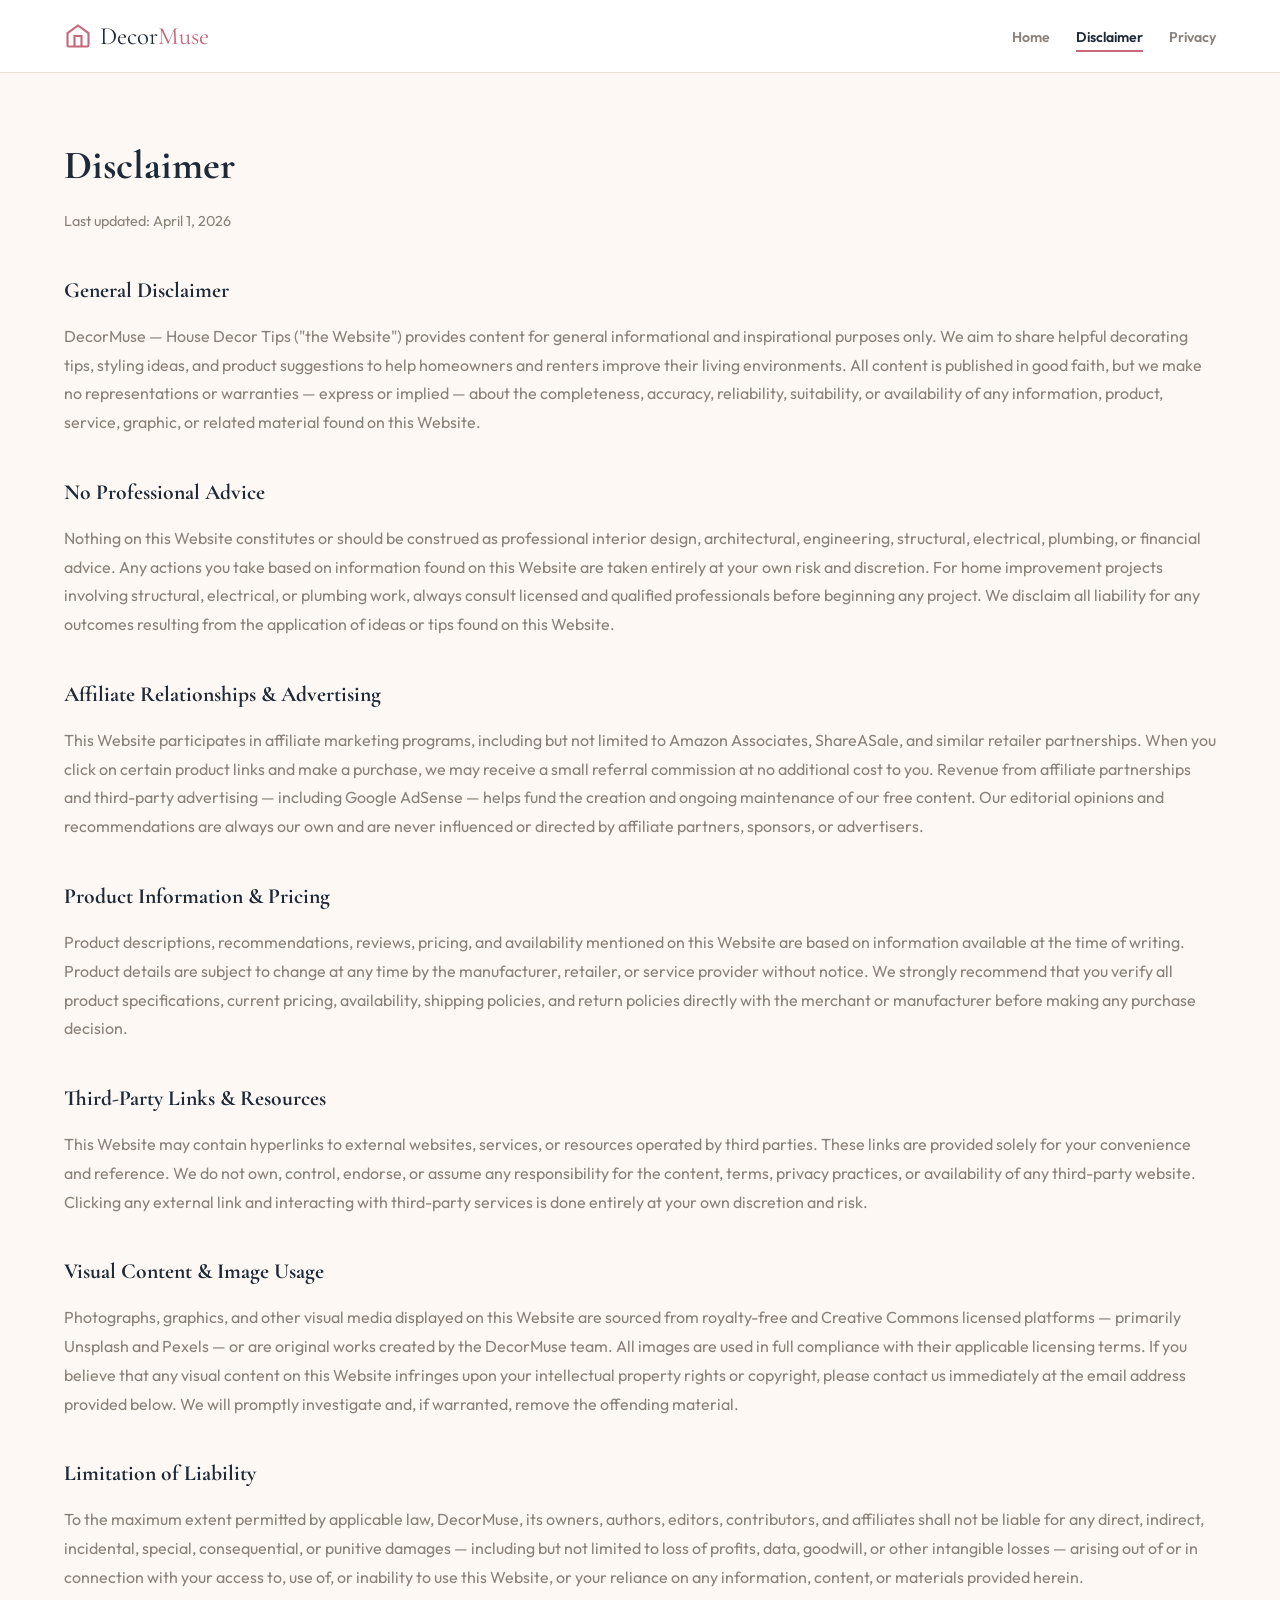
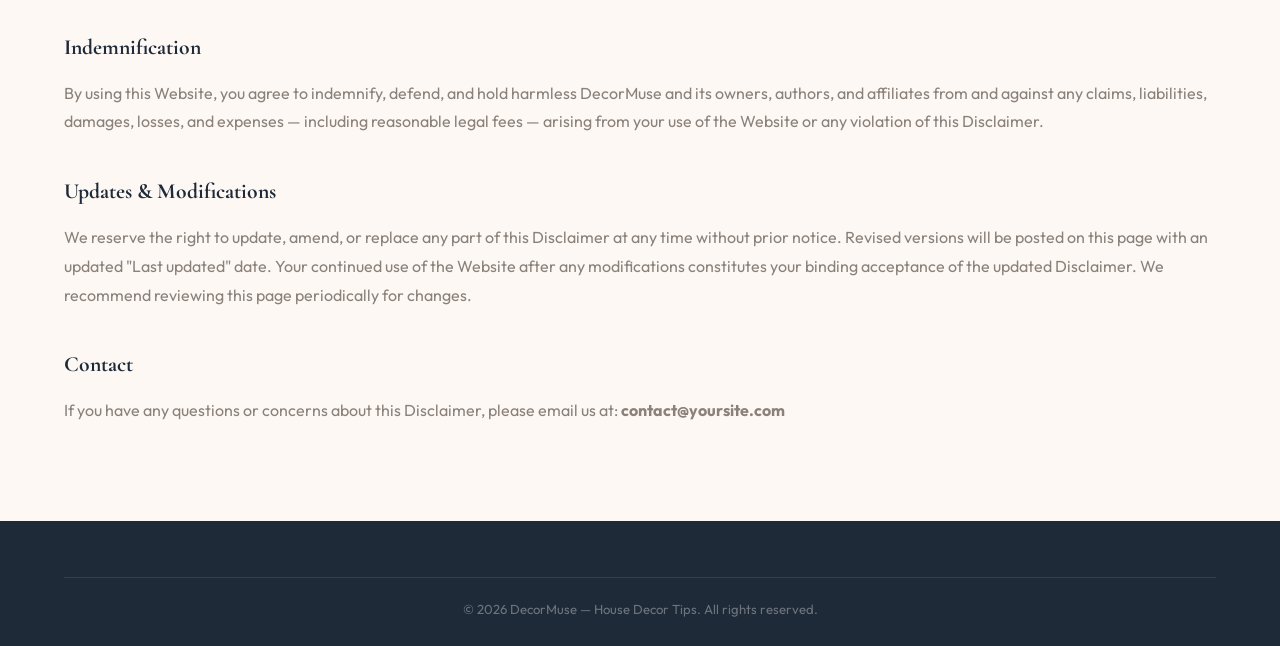
<file: public/disclaimer.html>
<!DOCTYPE html>
<html lang="en">
<head>
    <meta charset="UTF-8">
    <meta name="viewport" content="width=device-width, initial-scale=1.0">
    <meta name="description" content="Disclaimer for DecorMuse — House Decor Tips. Information on content accuracy, affiliate partnerships, advertising, and liability limitations.">
    <meta name="robots" content="noindex, follow">
    <title>Disclaimer — DecorMuse House Decor Tips</title>
    <link rel="preconnect" href="https://fonts.googleapis.com">
    <link rel="preconnect" href="https://fonts.gstatic.com" crossorigin>
    <link href="https://fonts.googleapis.com/css2?family=Cormorant+Garamond:wght@500;600;700&family=Outfit:wght@300;400;500;600;700&display=swap" rel="stylesheet">
    <link rel="stylesheet" href="style.css">
</head>
<body>

    <header class="header" id="header">
        <div class="container header-flex">
            <a href="index.html" class="brand">
                <svg class="brand-icon" width="28" height="28" viewBox="0 0 24 24" fill="none" stroke="currentColor" stroke-width="1.8"><path d="M3 9.5L12 3l9 6.5V20a1 1 0 01-1 1H4a1 1 0 01-1-1V9.5z"/><path d="M9 21V12h6v9"/></svg>
                <span>Decor<em>Muse</em></span>
            </a>
            <nav id="mainNav" aria-label="Site Navigation">
                <ul class="nav" id="navList">
                    <li><a href="index.html">Home</a></li>
                    <li><a href="disclaimer.html" class="current">Disclaimer</a></li>
                    <li><a href="privacy-policy.html">Privacy</a></li>
                </ul>
            </nav>
            <button class="nav-btn" id="navBtn" aria-label="Toggle menu"><span></span><span></span><span></span></button>
        </div>
    </header>

    <main class="legal">
        <div class="container">
            <h1>Disclaimer</h1>
            <p class="meta">Last updated: April 1, 2026</p>

            <h2>General Disclaimer</h2>
            <p>DecorMuse — House Decor Tips ("the Website") provides content for general informational and inspirational purposes only. We aim to share helpful decorating tips, styling ideas, and product suggestions to help homeowners and renters improve their living environments. All content is published in good faith, but we make no representations or warranties — express or implied — about the completeness, accuracy, reliability, suitability, or availability of any information, product, service, graphic, or related material found on this Website.</p>

            <h2>No Professional Advice</h2>
            <p>Nothing on this Website constitutes or should be construed as professional interior design, architectural, engineering, structural, electrical, plumbing, or financial advice. Any actions you take based on information found on this Website are taken entirely at your own risk and discretion. For home improvement projects involving structural, electrical, or plumbing work, always consult licensed and qualified professionals before beginning any project. We disclaim all liability for any outcomes resulting from the application of ideas or tips found on this Website.</p>

            <h2>Affiliate Relationships & Advertising</h2>
            <p>This Website participates in affiliate marketing programs, including but not limited to Amazon Associates, ShareASale, and similar retailer partnerships. When you click on certain product links and make a purchase, we may receive a small referral commission at no additional cost to you. Revenue from affiliate partnerships and third-party advertising — including Google AdSense — helps fund the creation and ongoing maintenance of our free content. Our editorial opinions and recommendations are always our own and are never influenced or directed by affiliate partners, sponsors, or advertisers.</p>

            <h2>Product Information & Pricing</h2>
            <p>Product descriptions, recommendations, reviews, pricing, and availability mentioned on this Website are based on information available at the time of writing. Product details are subject to change at any time by the manufacturer, retailer, or service provider without notice. We strongly recommend that you verify all product specifications, current pricing, availability, shipping policies, and return policies directly with the merchant or manufacturer before making any purchase decision.</p>

            <h2>Third-Party Links & Resources</h2>
            <p>This Website may contain hyperlinks to external websites, services, or resources operated by third parties. These links are provided solely for your convenience and reference. We do not own, control, endorse, or assume any responsibility for the content, terms, privacy practices, or availability of any third-party website. Clicking any external link and interacting with third-party services is done entirely at your own discretion and risk.</p>

            <h2>Visual Content & Image Usage</h2>
            <p>Photographs, graphics, and other visual media displayed on this Website are sourced from royalty-free and Creative Commons licensed platforms — primarily Unsplash and Pexels — or are original works created by the DecorMuse team. All images are used in full compliance with their applicable licensing terms. If you believe that any visual content on this Website infringes upon your intellectual property rights or copyright, please contact us immediately at the email address provided below. We will promptly investigate and, if warranted, remove the offending material.</p>

            <h2>Limitation of Liability</h2>
            <p>To the maximum extent permitted by applicable law, DecorMuse, its owners, authors, editors, contributors, and affiliates shall not be liable for any direct, indirect, incidental, special, consequential, or punitive damages — including but not limited to loss of profits, data, goodwill, or other intangible losses — arising out of or in connection with your access to, use of, or inability to use this Website, or your reliance on any information, content, or materials provided herein.</p>

            <h2>Indemnification</h2>
            <p>By using this Website, you agree to indemnify, defend, and hold harmless DecorMuse and its owners, authors, and affiliates from and against any claims, liabilities, damages, losses, and expenses — including reasonable legal fees — arising from your use of the Website or any violation of this Disclaimer.</p>

            <h2>Updates & Modifications</h2>
            <p>We reserve the right to update, amend, or replace any part of this Disclaimer at any time without prior notice. Revised versions will be posted on this page with an updated "Last updated" date. Your continued use of the Website after any modifications constitutes your binding acceptance of the updated Disclaimer. We recommend reviewing this page periodically for changes.</p>

            <h2>Contact</h2>
            <p>If you have any questions or concerns about this Disclaimer, please email us at: <strong>contact@yoursite.com</strong></p>
        </div>
    </main>

    <footer class="footer">
        <div class="container"><div class="f-bottom"><p>&copy; 2026 DecorMuse — House Decor Tips. All rights reserved.</p></div></div>
    </footer>
    <script src="script.js"></script>
</body>
</html>
</file>
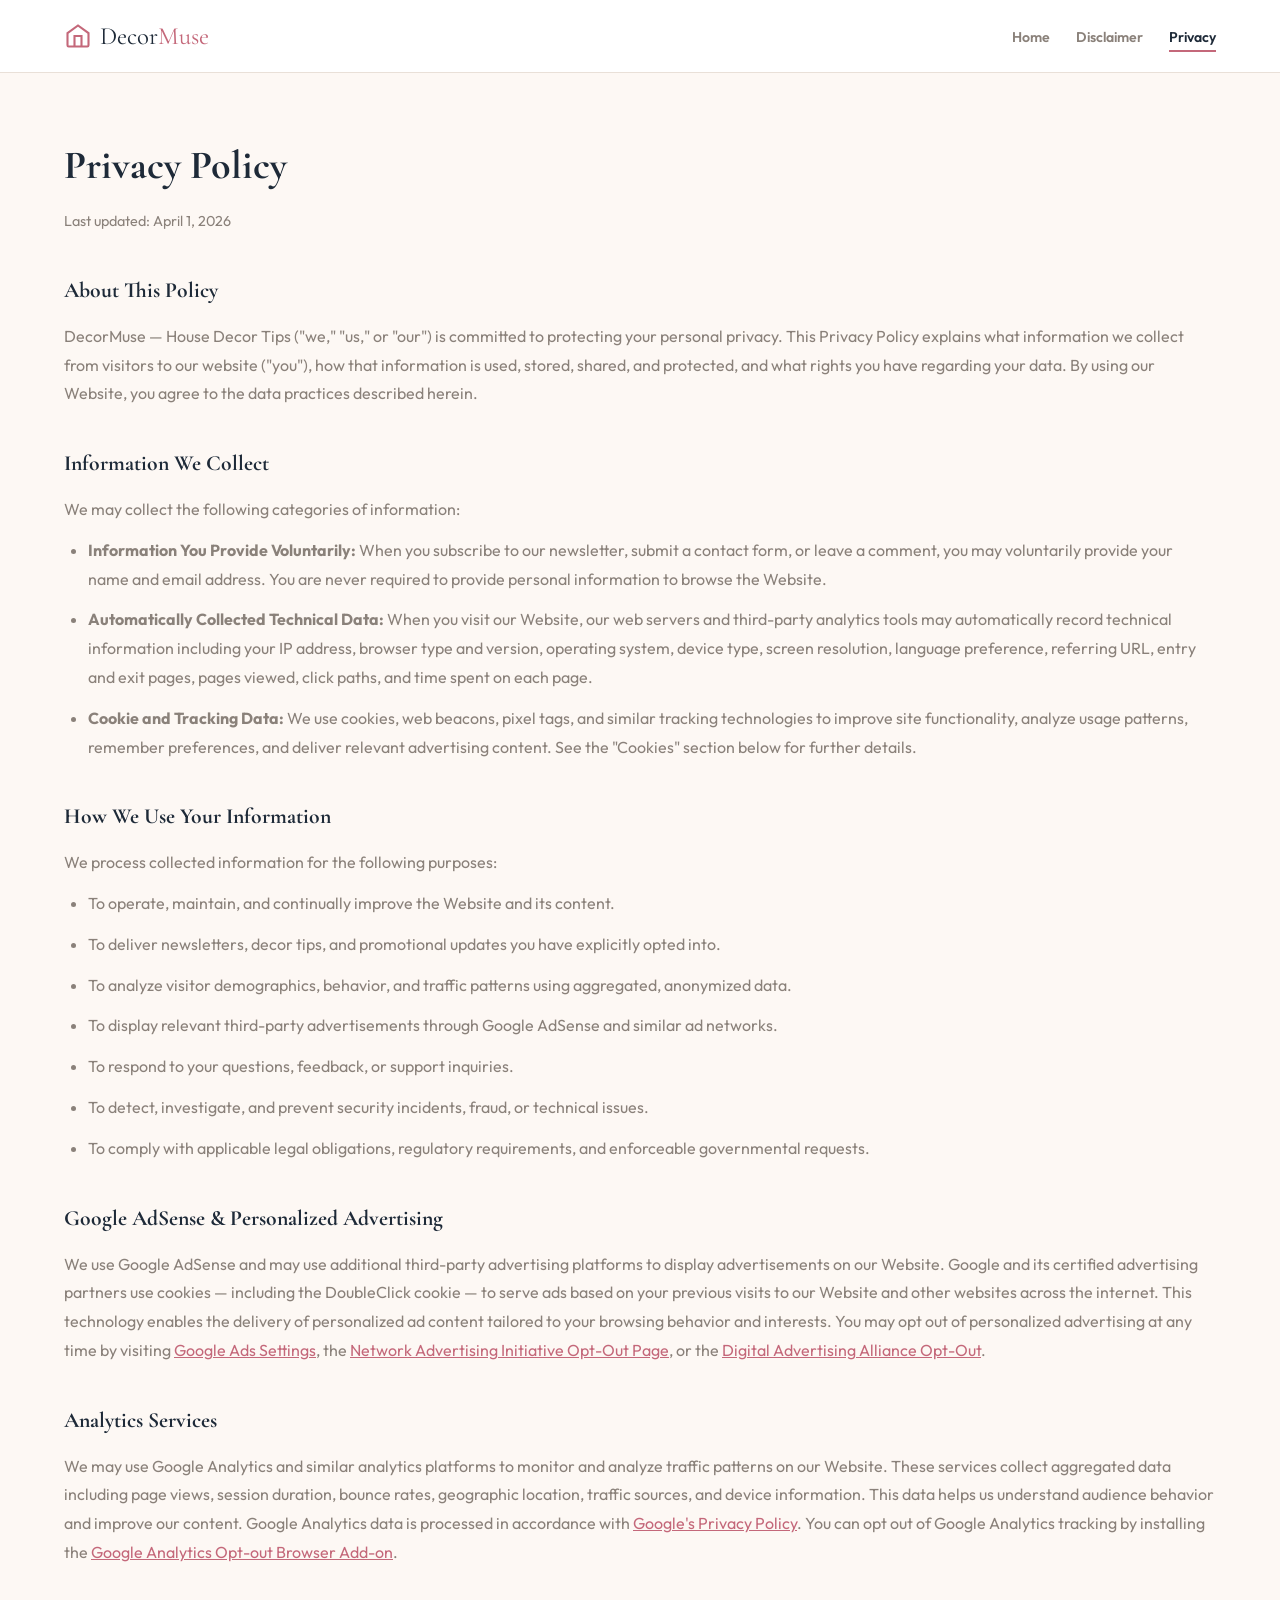
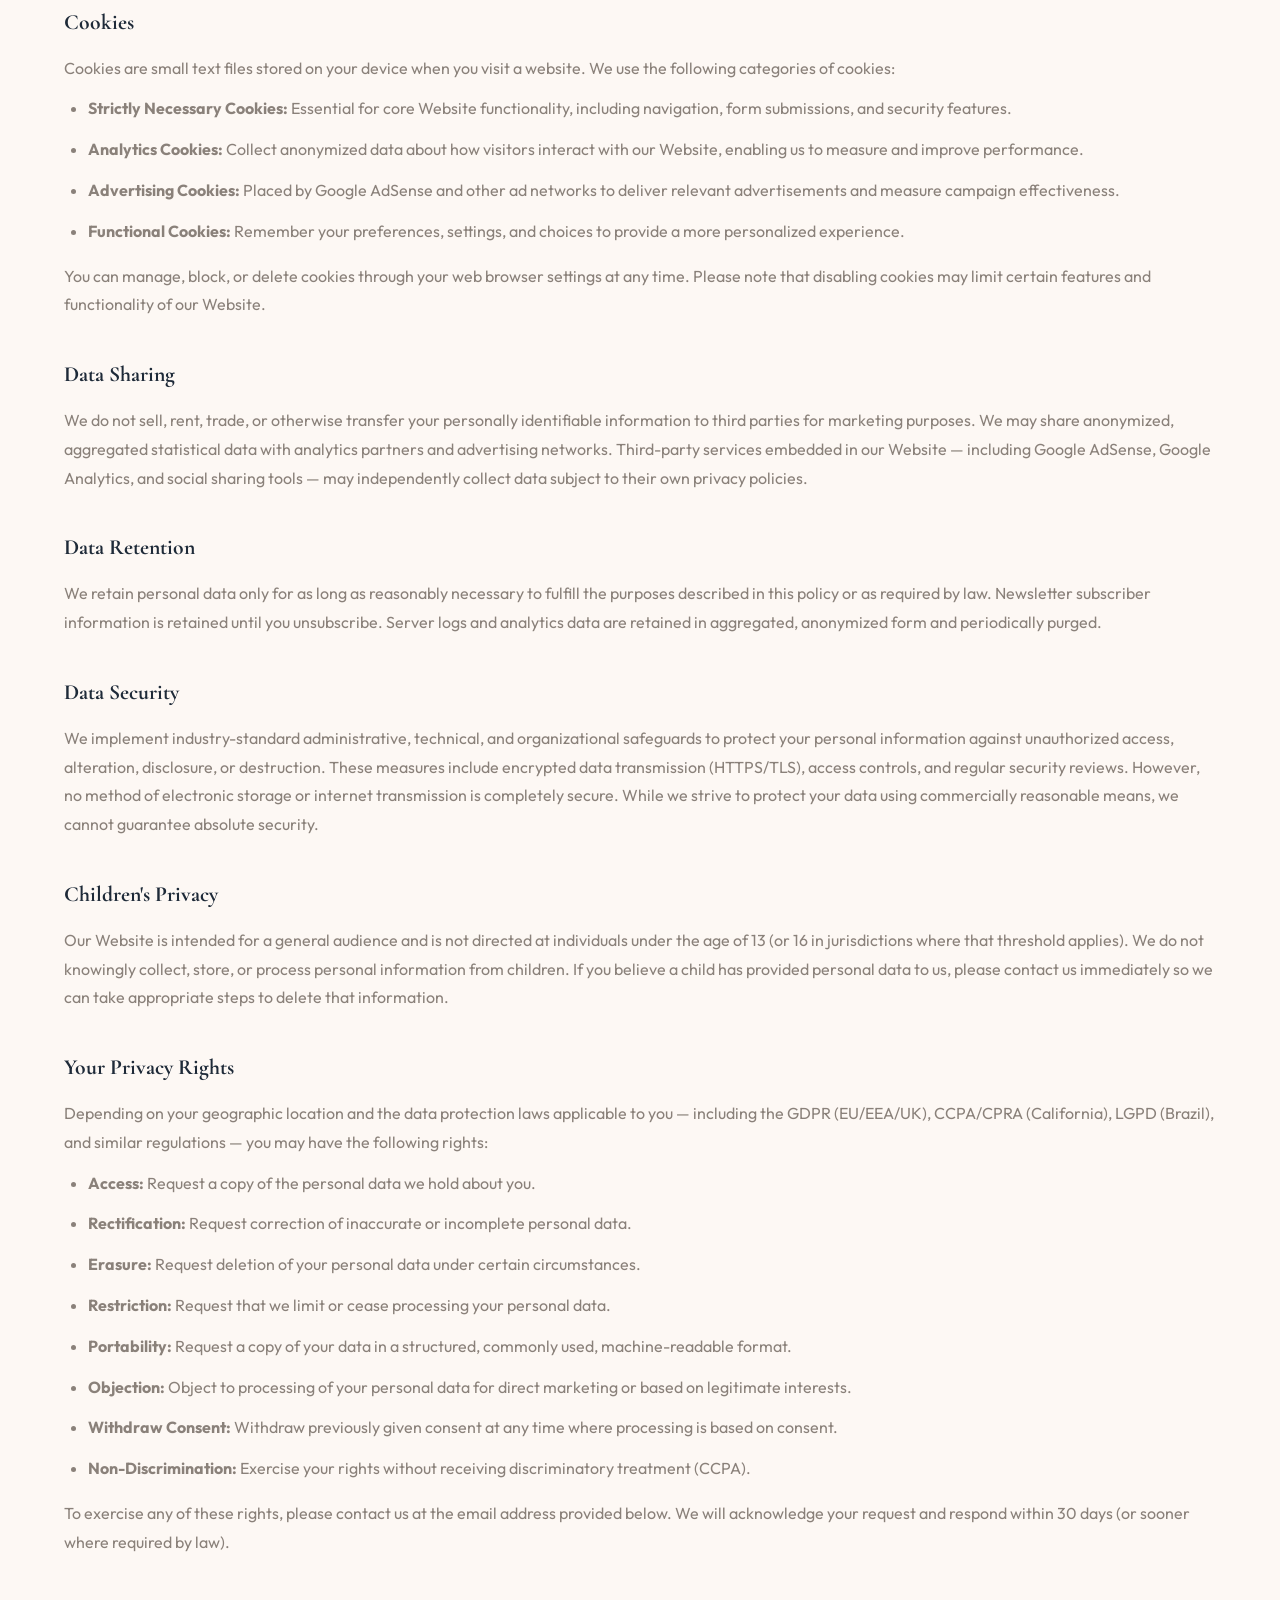
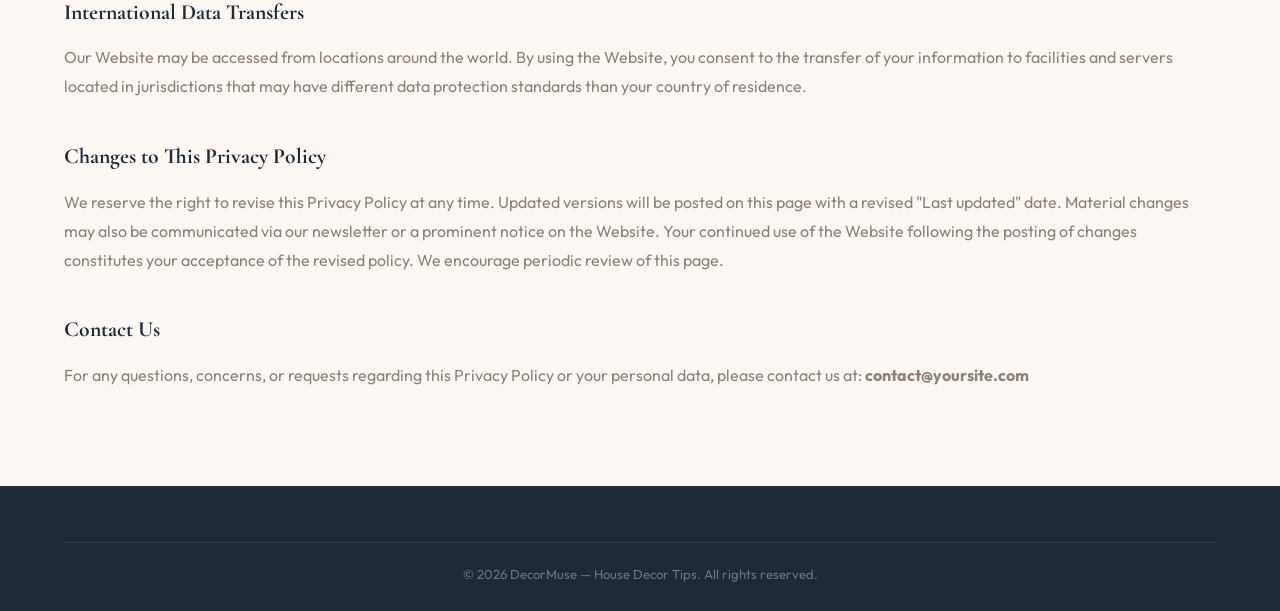
<file: public/privacy-policy.html>
<!DOCTYPE html>
<html lang="en">
<head>
    <meta charset="UTF-8">
    <meta name="viewport" content="width=device-width, initial-scale=1.0">
    <meta name="description" content="Privacy Policy for DecorMuse — House Decor Tips. Learn about data collection, cookies, advertising, analytics, your rights, and how we protect your information.">
    <meta name="robots" content="noindex, follow">
    <title>Privacy Policy — DecorMuse House Decor Tips</title>
    <link rel="preconnect" href="https://fonts.googleapis.com">
    <link rel="preconnect" href="https://fonts.gstatic.com" crossorigin>
    <link href="https://fonts.googleapis.com/css2?family=Cormorant+Garamond:wght@500;600;700&family=Outfit:wght@300;400;500;600;700&display=swap" rel="stylesheet">
    <link rel="stylesheet" href="style.css">
</head>
<body>

    <header class="header" id="header">
        <div class="container header-flex">
            <a href="index.html" class="brand">
                <svg class="brand-icon" width="28" height="28" viewBox="0 0 24 24" fill="none" stroke="currentColor" stroke-width="1.8"><path d="M3 9.5L12 3l9 6.5V20a1 1 0 01-1 1H4a1 1 0 01-1-1V9.5z"/><path d="M9 21V12h6v9"/></svg>
                <span>Decor<em>Muse</em></span>
            </a>
            <nav id="mainNav" aria-label="Site Navigation">
                <ul class="nav" id="navList">
                    <li><a href="index.html">Home</a></li>
                    <li><a href="disclaimer.html">Disclaimer</a></li>
                    <li><a href="privacy-policy.html" class="current">Privacy</a></li>
                </ul>
            </nav>
            <button class="nav-btn" id="navBtn" aria-label="Toggle menu"><span></span><span></span><span></span></button>
        </div>
    </header>

    <main class="legal">
        <div class="container">
            <h1>Privacy Policy</h1>
            <p class="meta">Last updated: April 1, 2026</p>

            <h2>About This Policy</h2>
            <p>DecorMuse — House Decor Tips ("we," "us," or "our") is committed to protecting your personal privacy. This Privacy Policy explains what information we collect from visitors to our website ("you"), how that information is used, stored, shared, and protected, and what rights you have regarding your data. By using our Website, you agree to the data practices described herein.</p>

            <h2>Information We Collect</h2>
            <p>We may collect the following categories of information:</p>
            <ul>
                <li><strong>Information You Provide Voluntarily:</strong> When you subscribe to our newsletter, submit a contact form, or leave a comment, you may voluntarily provide your name and email address. You are never required to provide personal information to browse the Website.</li>
                <li><strong>Automatically Collected Technical Data:</strong> When you visit our Website, our web servers and third-party analytics tools may automatically record technical information including your IP address, browser type and version, operating system, device type, screen resolution, language preference, referring URL, entry and exit pages, pages viewed, click paths, and time spent on each page.</li>
                <li><strong>Cookie and Tracking Data:</strong> We use cookies, web beacons, pixel tags, and similar tracking technologies to improve site functionality, analyze usage patterns, remember preferences, and deliver relevant advertising content. See the "Cookies" section below for further details.</li>
            </ul>

            <h2>How We Use Your Information</h2>
            <p>We process collected information for the following purposes:</p>
            <ul>
                <li>To operate, maintain, and continually improve the Website and its content.</li>
                <li>To deliver newsletters, decor tips, and promotional updates you have explicitly opted into.</li>
                <li>To analyze visitor demographics, behavior, and traffic patterns using aggregated, anonymized data.</li>
                <li>To display relevant third-party advertisements through Google AdSense and similar ad networks.</li>
                <li>To respond to your questions, feedback, or support inquiries.</li>
                <li>To detect, investigate, and prevent security incidents, fraud, or technical issues.</li>
                <li>To comply with applicable legal obligations, regulatory requirements, and enforceable governmental requests.</li>
            </ul>

            <h2>Google AdSense & Personalized Advertising</h2>
            <p>We use Google AdSense and may use additional third-party advertising platforms to display advertisements on our Website. Google and its certified advertising partners use cookies — including the DoubleClick cookie — to serve ads based on your previous visits to our Website and other websites across the internet. This technology enables the delivery of personalized ad content tailored to your browsing behavior and interests. You may opt out of personalized advertising at any time by visiting <a href="https://www.google.com/settings/ads" target="_blank" rel="noopener noreferrer">Google Ads Settings</a>, the <a href="https://optout.networkadvertising.org/" target="_blank" rel="noopener noreferrer">Network Advertising Initiative Opt-Out Page</a>, or the <a href="https://optout.aboutads.info/" target="_blank" rel="noopener noreferrer">Digital Advertising Alliance Opt-Out</a>.</p>

            <h2>Analytics Services</h2>
            <p>We may use Google Analytics and similar analytics platforms to monitor and analyze traffic patterns on our Website. These services collect aggregated data including page views, session duration, bounce rates, geographic location, traffic sources, and device information. This data helps us understand audience behavior and improve our content. Google Analytics data is processed in accordance with <a href="https://policies.google.com/privacy" target="_blank" rel="noopener noreferrer">Google's Privacy Policy</a>. You can opt out of Google Analytics tracking by installing the <a href="https://tools.google.com/dlpage/gaoptout" target="_blank" rel="noopener noreferrer">Google Analytics Opt-out Browser Add-on</a>.</p>

            <h2>Cookies</h2>
            <p>Cookies are small text files stored on your device when you visit a website. We use the following categories of cookies:</p>
            <ul>
                <li><strong>Strictly Necessary Cookies:</strong> Essential for core Website functionality, including navigation, form submissions, and security features.</li>
                <li><strong>Analytics Cookies:</strong> Collect anonymized data about how visitors interact with our Website, enabling us to measure and improve performance.</li>
                <li><strong>Advertising Cookies:</strong> Placed by Google AdSense and other ad networks to deliver relevant advertisements and measure campaign effectiveness.</li>
                <li><strong>Functional Cookies:</strong> Remember your preferences, settings, and choices to provide a more personalized experience.</li>
            </ul>
            <p>You can manage, block, or delete cookies through your web browser settings at any time. Please note that disabling cookies may limit certain features and functionality of our Website.</p>

            <h2>Data Sharing</h2>
            <p>We do not sell, rent, trade, or otherwise transfer your personally identifiable information to third parties for marketing purposes. We may share anonymized, aggregated statistical data with analytics partners and advertising networks. Third-party services embedded in our Website — including Google AdSense, Google Analytics, and social sharing tools — may independently collect data subject to their own privacy policies.</p>

            <h2>Data Retention</h2>
            <p>We retain personal data only for as long as reasonably necessary to fulfill the purposes described in this policy or as required by law. Newsletter subscriber information is retained until you unsubscribe. Server logs and analytics data are retained in aggregated, anonymized form and periodically purged.</p>

            <h2>Data Security</h2>
            <p>We implement industry-standard administrative, technical, and organizational safeguards to protect your personal information against unauthorized access, alteration, disclosure, or destruction. These measures include encrypted data transmission (HTTPS/TLS), access controls, and regular security reviews. However, no method of electronic storage or internet transmission is completely secure. While we strive to protect your data using commercially reasonable means, we cannot guarantee absolute security.</p>

            <h2>Children's Privacy</h2>
            <p>Our Website is intended for a general audience and is not directed at individuals under the age of 13 (or 16 in jurisdictions where that threshold applies). We do not knowingly collect, store, or process personal information from children. If you believe a child has provided personal data to us, please contact us immediately so we can take appropriate steps to delete that information.</p>

            <h2>Your Privacy Rights</h2>
            <p>Depending on your geographic location and the data protection laws applicable to you — including the GDPR (EU/EEA/UK), CCPA/CPRA (California), LGPD (Brazil), and similar regulations — you may have the following rights:</p>
            <ul>
                <li><strong>Access:</strong> Request a copy of the personal data we hold about you.</li>
                <li><strong>Rectification:</strong> Request correction of inaccurate or incomplete personal data.</li>
                <li><strong>Erasure:</strong> Request deletion of your personal data under certain circumstances.</li>
                <li><strong>Restriction:</strong> Request that we limit or cease processing your personal data.</li>
                <li><strong>Portability:</strong> Request a copy of your data in a structured, commonly used, machine-readable format.</li>
                <li><strong>Objection:</strong> Object to processing of your personal data for direct marketing or based on legitimate interests.</li>
                <li><strong>Withdraw Consent:</strong> Withdraw previously given consent at any time where processing is based on consent.</li>
                <li><strong>Non-Discrimination:</strong> Exercise your rights without receiving discriminatory treatment (CCPA).</li>
            </ul>
            <p>To exercise any of these rights, please contact us at the email address provided below. We will acknowledge your request and respond within 30 days (or sooner where required by law).</p>

            <h2>International Data Transfers</h2>
            <p>Our Website may be accessed from locations around the world. By using the Website, you consent to the transfer of your information to facilities and servers located in jurisdictions that may have different data protection standards than your country of residence.</p>

            <h2>Changes to This Privacy Policy</h2>
            <p>We reserve the right to revise this Privacy Policy at any time. Updated versions will be posted on this page with a revised "Last updated" date. Material changes may also be communicated via our newsletter or a prominent notice on the Website. Your continued use of the Website following the posting of changes constitutes your acceptance of the revised policy. We encourage periodic review of this page.</p>

            <h2>Contact Us</h2>
            <p>For any questions, concerns, or requests regarding this Privacy Policy or your personal data, please contact us at: <strong>contact@yoursite.com</strong></p>
        </div>
    </main>

    <footer class="footer">
        <div class="container"><div class="f-bottom"><p>&copy; 2026 DecorMuse — House Decor Tips. All rights reserved.</p></div></div>
    </footer>
    <script src="script.js"></script>
</body>
</html>
</file>
<file: public/style.css>
/* ===== RESET ===== */
*,*::before,*::after{margin:0;padding:0;box-sizing:border-box}

:root{
    --rose:#c4687a;
    --rose-dark:#a24e60;
    --rose-light:#f2d5db;
    --gold:#c5a55a;
    --navy:#1e2a38;
    --navy-light:#2d3e50;
    --cream:#fdf8f4;
    --blush:#faf0ec;
    --warm:#f4ece5;
    --surface:#ffffff;
    --text:#302b27;
    --muted:#8a817a;
    --border:#e9e0d8;
    --hd:'Cormorant Garamond',Georgia,serif;
    --bd:'Outfit','Segoe UI',sans-serif;
    --r:16px;
    --r-sm:10px;
    --sh:0 6px 28px rgba(30,42,56,.07);
    --sh-lg:0 14px 48px rgba(30,42,56,.11);
    --t:.3s ease
}

html{scroll-behavior:smooth}
body{font-family:var(--bd);background:var(--cream);color:var(--text);line-height:1.8;-webkit-font-smoothing:antialiased}
.container{max-width:1200px;margin:0 auto;padding:0 24px}
a{color:var(--rose);text-decoration:none;transition:color var(--t)}
a:hover{color:var(--rose-dark)}
img{max-width:100%;height:auto;display:block}
.sr-only{position:absolute;width:1px;height:1px;padding:0;margin:-1px;overflow:hidden;clip:rect(0,0,0,0);border:0}

/* ===== EYEBROW & PILLS ===== */
.eyebrow{
    font-size:.78rem;font-weight:700;text-transform:uppercase;
    letter-spacing:1.8px;color:var(--rose);margin-bottom:12px;
}

/* ===== BUTTONS ===== */
.btn{
    display:inline-block;padding:15px 32px;border-radius:50px;
    font-weight:600;font-size:.92rem;font-family:var(--bd);
    cursor:pointer;border:2px solid transparent;transition:all var(--t);
}
.btn-rose{background:var(--rose);color:#fff;border-color:var(--rose)}
.btn-rose:hover{background:var(--rose-dark);border-color:var(--rose-dark);color:#fff;transform:translateY(-2px);box-shadow:var(--sh)}
.btn-line{background:transparent;color:var(--navy);border-color:var(--border)}
.btn-line:hover{border-color:var(--navy);color:var(--navy)}

/* ===== RIBBON ===== */
.ribbon{background:var(--navy);color:#fff;text-align:center;padding:9px 0;font-size:.82rem}
.ribbon a{color:var(--rose-light);text-decoration:underline;font-weight:600}

/* ===== HEADER ===== */
.header{background:var(--surface);border-bottom:1px solid var(--border);position:sticky;top:0;z-index:1000}
.header-flex{display:flex;justify-content:space-between;align-items:center;height:72px}

.brand{display:flex;align-items:center;gap:8px;font-family:var(--hd);font-size:1.55rem;color:var(--navy)}
.brand em{font-style:normal;color:var(--rose)}
.brand-icon{stroke:var(--rose);flex-shrink:0}
.brand-light{color:#fff}
.brand-light .brand-icon{stroke:var(--rose-light)}

.nav{display:flex;list-style:none;gap:26px;align-items:center}
.nav a{font-size:.88rem;font-weight:600;color:var(--muted);position:relative;padding:4px 0}
.nav a::after{content:'';position:absolute;bottom:-2px;left:0;width:0;height:2px;background:var(--rose);transition:width var(--t)}
.nav a:hover::after,.nav a.current::after{width:100%}
.nav a:hover,.nav a.current{color:var(--navy)}

.nav-btn{display:none;flex-direction:column;gap:5px;background:none;border:none;cursor:pointer;padding:6px}
.nav-btn span{display:block;width:26px;height:2.5px;background:var(--navy);border-radius:4px;transition:var(--t)}
.nav-btn.open span:nth-child(1){transform:rotate(45deg) translate(5px,5px)}
.nav-btn.open span:nth-child(2){opacity:0}
.nav-btn.open span:nth-child(3){transform:rotate(-45deg) translate(5px,-5px)}

/* ===== HERO MOSAIC ===== */
.hero{padding:60px 0 40px}
.hero-mosaic{display:grid;grid-template-columns:1fr 1.1fr;gap:48px;align-items:center}

.hero-copy h1{font-family:var(--hd);font-size:3.1rem;line-height:1.15;color:var(--navy);margin-bottom:18px}
.hero-sub{color:var(--muted);font-size:1.06rem;margin-bottom:30px;max-width:480px}
.hero-cta{display:flex;gap:14px;flex-wrap:wrap}

.hero-gallery{display:grid;grid-template-columns:1fr 1fr;grid-template-rows:auto auto;gap:14px}
.gallery-main{grid-column:1/3;border-radius:var(--r);box-shadow:var(--sh-lg);object-fit:cover;height:380px;width:100%}
.gallery-sm{border-radius:var(--r-sm);object-fit:cover;height:180px;width:100%;box-shadow:var(--sh)}

/* ===== SECTIONS ===== */
.sec{padding:84px 0}
.sec-warm{background:var(--blush)}
.sec-header{text-align:center;margin-bottom:56px;max-width:680px;margin-left:auto;margin-right:auto}
.sec-header.centered{text-align:center}
.sec-header h2{font-family:var(--hd);font-size:2.4rem;color:var(--navy);line-height:1.2;margin-bottom:14px}
.sec-sub{color:var(--muted);font-size:1rem}

/* ===== TIP CARDS ===== */
.card{
    display:grid;grid-template-columns:1.15fr 1fr;
    background:var(--surface);border-radius:var(--r);
    box-shadow:var(--sh);overflow:hidden;margin-bottom:44px;
    transition:transform var(--t),box-shadow var(--t);
}
.card:hover{transform:translateY(-6px);box-shadow:var(--sh-lg)}

.card-flip{direction:rtl}
.card-flip>*{direction:ltr}

.card-media{position:relative;overflow:hidden}
.card-media img{width:100%;height:100%;object-fit:cover;border-radius:0;transition:transform .6s ease}
.card:hover .card-media img{transform:scale(1.05)}

.card-label{
    position:absolute;top:18px;left:18px;
    background:var(--rose);color:#fff;padding:5px 16px;
    border-radius:50px;font-size:.72rem;font-weight:700;
    text-transform:uppercase;letter-spacing:.8px;
}
.card-flip .card-label{left:auto;right:18px}

.card-text{padding:40px 44px;display:flex;flex-direction:column;justify-content:center}
.card-num{
    font-family:var(--hd);font-size:3.4rem;font-weight:700;
    color:var(--rose-light);line-height:1;margin-bottom:8px;
}
.card-text h3{font-family:var(--hd);font-size:1.4rem;color:var(--navy);margin-bottom:16px;line-height:1.3}
.card-text p{color:var(--muted);font-size:.96rem}

/* ===== STYLE TILES ===== */
.style-grid{display:grid;grid-template-columns:repeat(auto-fit,minmax(260px,1fr));gap:22px}

.style-tile{
    background:var(--surface);border:2px solid var(--border);
    border-radius:var(--r);padding:36px 28px;text-align:center;
    transition:all var(--t);
}
.style-tile:hover{border-color:var(--rose);transform:translateY(-4px);box-shadow:var(--sh)}
.tile-icon{font-size:2.8rem;margin-bottom:14px;display:block}
.style-tile h3{font-family:var(--hd);font-size:1.2rem;color:var(--navy);margin-bottom:8px}
.style-tile p{font-size:.9rem;color:var(--muted);line-height:1.65}

/* ===== CTA / SUBSCRIBE ===== */
.sec-cta{background:linear-gradient(135deg,var(--navy) 0%,var(--navy-light) 100%);color:#fff;text-align:center}
.cta-box{max-width:580px;margin:0 auto}
.cta-box .eyebrow{color:var(--rose-light)}
.cta-box h2{font-family:var(--hd);font-size:2.1rem;color:#fff;margin-bottom:12px}
.cta-box>p{opacity:.85;margin-bottom:28px}
.cta-box small{display:block;margin-top:14px;opacity:.55;font-size:.82rem}

.cta-form{display:flex;gap:12px;justify-content:center;flex-wrap:wrap}
.cta-form input[type="email"]{
    flex:1;min-width:240px;padding:15px 22px;
    border:2px solid rgba(255,255,255,.2);border-radius:50px;
    background:rgba(255,255,255,.08);color:#fff;
    font-size:1rem;font-family:var(--bd);outline:none;transition:border var(--t);
}
.cta-form input::placeholder{color:rgba(255,255,255,.45)}
.cta-form input:focus{border-color:var(--rose)}

/* ===== AD WRAP ===== */
.ad-wrap{margin:34px auto;text-align:center;min-height:90px}

/* ===== FOOTER ===== */
.footer{background:var(--navy);color:#fff;padding:56px 0 24px}
.f-grid{display:grid;grid-template-columns:1.4fr repeat(3,1fr);gap:36px;margin-bottom:40px}
.f-brand p{color:rgba(255,255,255,.55);font-size:.9rem;margin-top:12px}
.f-col h4{font-size:.85rem;text-transform:uppercase;letter-spacing:1px;margin-bottom:16px;color:rgba(255,255,255,.8)}
.f-col ul{list-style:none}
.f-col li{margin-bottom:8px}
.f-col a{color:rgba(255,255,255,.55);font-size:.88rem}
.f-col a:hover{color:var(--rose-light)}
.f-bottom{border-top:1px solid rgba(255,255,255,.1);padding-top:20px;text-align:center;font-size:.82rem;color:rgba(255,255,255,.35)}

/* ===== LEGAL ===== */
.legal{padding:56px 0 84px}
.legal h1{font-family:var(--hd);font-size:2.5rem;color:var(--navy);margin-bottom:8px}
.legal .meta{color:var(--muted);margin-bottom:36px;font-size:.9rem}
.legal h2{font-family:var(--hd);font-size:1.35rem;margin-top:36px;margin-bottom:12px;color:var(--navy);text-align:left}
.legal p,.legal li{color:var(--muted);font-size:1rem;margin-bottom:12px}
.legal ul{padding-left:24px;margin-bottom:16px}
.legal a{color:var(--rose);text-decoration:underline}

/* ===== RESPONSIVE ===== */
@media(max-width:1024px){
    .hero-mosaic{grid-template-columns:1fr;text-align:center}
    .hero-sub{margin:0 auto 30px}
    .hero-cta{justify-content:center}
    .hero-gallery{max-width:600px;margin:0 auto}
    .card,.card-flip{grid-template-columns:1fr;direction:ltr}
    .card-flip>*{direction:ltr}
    .card-flip .card-label{left:18px;right:auto}
    .card-media img{height:300px}
}
@media(max-width:768px){
    .nav{
        display:none;flex-direction:column;
        position:absolute;top:72px;left:0;right:0;
        background:var(--surface);padding:28px;gap:16px;
        box-shadow:var(--sh-lg);border-bottom:1px solid var(--border)
    }
    .nav.open{display:flex}
    .nav-btn{display:flex}
    .hero-copy h1{font-size:2rem}
    .gallery-main{height:260px}
    .gallery-sm{height:140px}
    .sec{padding:56px 0}
    .card-text{padding:26px}
    .card-num{font-size:2.4rem}
    .f-grid{grid-template-columns:1fr 1fr;gap:28px}
}
@media(max-width:480px){
    .f-grid{grid-template-columns:1fr}
    .hero-gallery{grid-template-columns:1fr}
    .gallery-main{height:220px}
    .gallery-sm-2{display:none}
}
</file>
